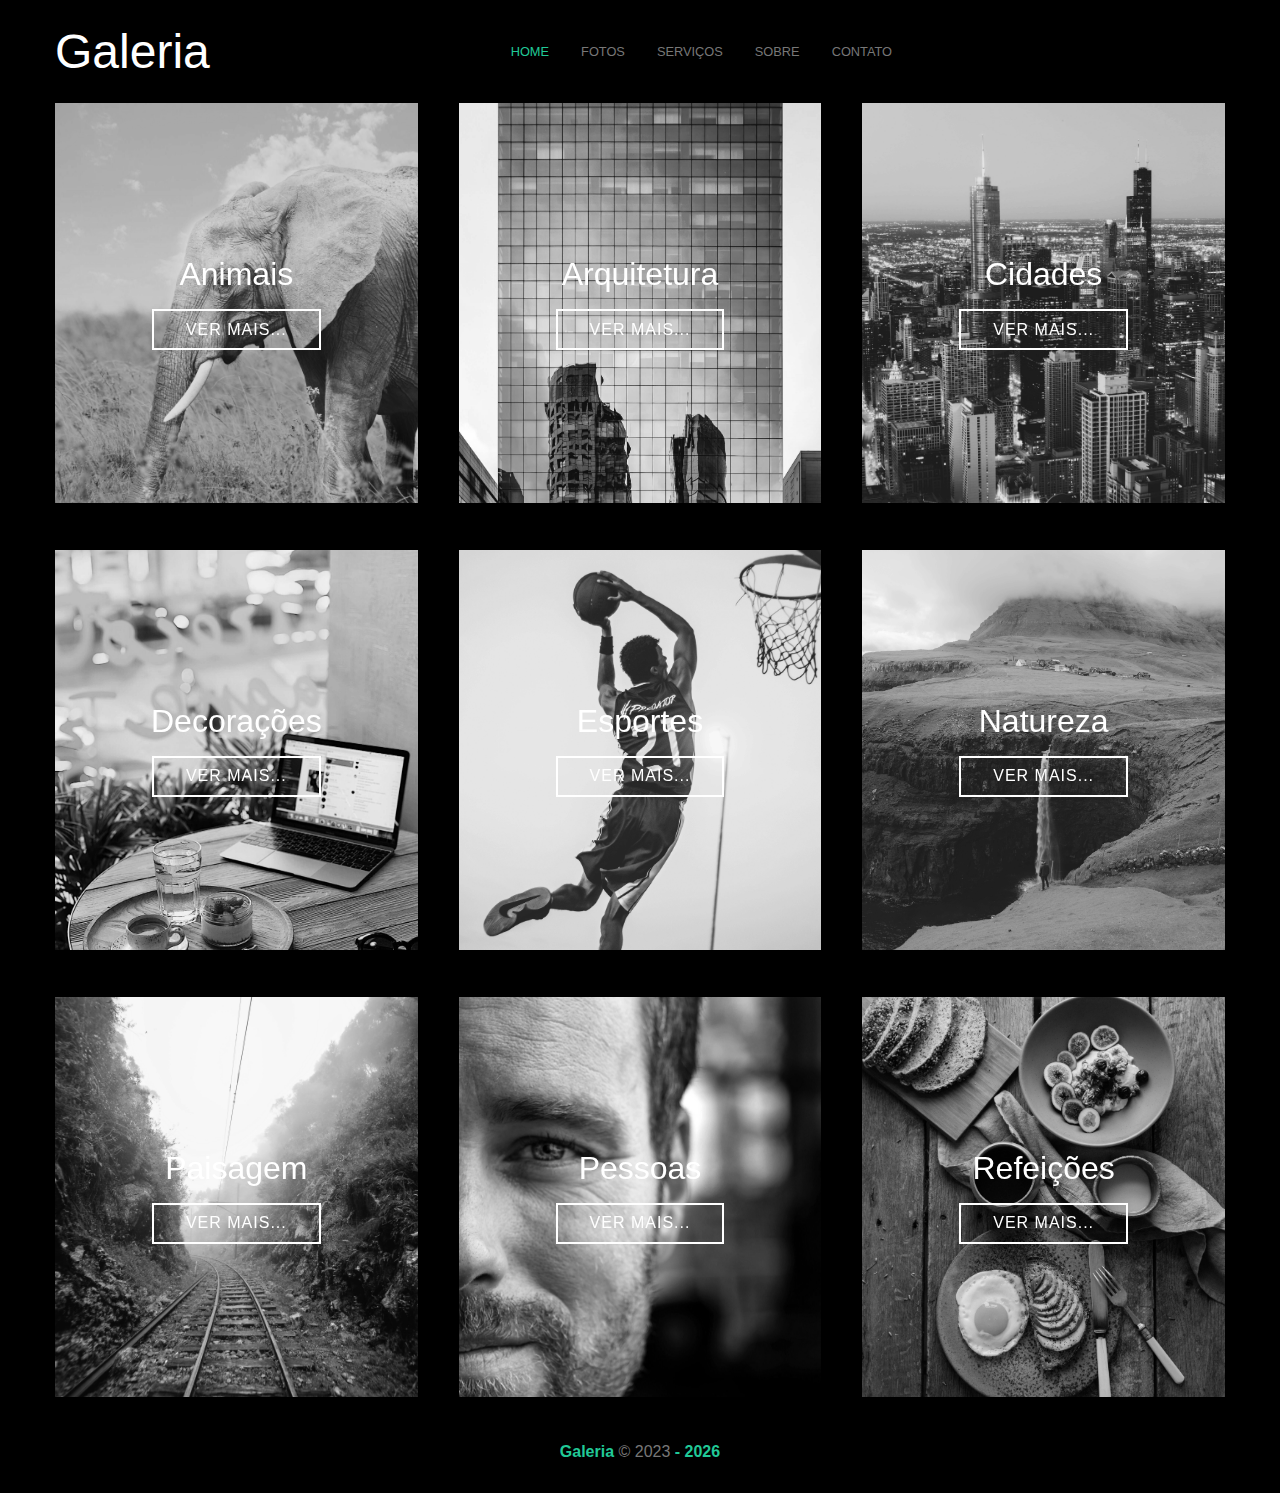
<file: index.html>
<!DOCTYPE html>
<html lang="pt-br">
<head>
    <meta charset="UTF-8">
    <meta name="viewport" content="width=device-width, initial-scale=1.0">
    <title>Portfolio</title>
    <!-- sass/css -->
    <link rel="stylesheet" href="assets/css/index.css">
    <!-- Font Awesome -->
    <link rel="stylesheet" href="https://cdnjs.cloudflare.com/ajax/libs/font-awesome/6.4.0/css/all.min.css" integrity="sha512-iecdLmaskl7CVkqkXNQ/ZH/XLlvWZOJyj7Yy7tcenmpD1ypASozpmT/E0iPtmFIB46ZmdtAc9eNBvH0H/ZpiBw==" crossorigin="anonymous" referrerpolicy="no-referrer" />
    <!-- Scripts -->
    <script src="assets/js/date-now.js" defer></script>
</head>
<body>
    <header class="header">
        <a href="" class="header-brand">Galeria</a>
        <nav class="header-navbar">
            <ul>
                <li>
                    <a href="index.html" class="active">Home</a>
                </li>
                <li>
                    <a href="assets/pages/fotos.html">Fotos</a>
                </li>
                <li>
                    <a href="#">Serviços</a>
                </li>
                <li>
                    <a href="#">Sobre</a>
                </li>
                <li>
                    <a href="#">Contato</a>
                </li>
            </ul>
        </nav>
        <div class="header-social-media">
            <ul>
                <li>
                    <a href="#">
                        <i class="fab fa-facebook-f"></i>
                    </a>
                    <a href="#">
                        <i class="fab fa-instagram"></i>
                    </a>
                    <a href="#">
                        <i class="fab fa-whatsapp"></i>
                    </a>
                </li>
            </ul>
        </div>
    </header>
    <main>
        <div class="gallery">
            <div class="gallery-card" id="card-1">
                <h2 class="gallery-card-title">Animais</h2>
                <a href="" class="gallery-card-btn">Ver mais...</a>
            </div>
            <div class="gallery-card" id="card-2">
                <h2 class="gallery-card-title">Arquitetura</h2>
                <a href="" class="gallery-card-btn">Ver mais...</a>
            </div>
            <div class="gallery-card" id="card-3">
                <h2 class="gallery-card-title">Cidades</h2>
                <a href="" class="gallery-card-btn">Ver mais...</a>
            </div>
            <div class="gallery-card" id="card-4">
                <h2 class="gallery-card-title">Decorações</h2>
                <a href="" class="gallery-card-btn">Ver mais...</a>
            </div>
            <div class="gallery-card" id="card-5">
                <h2 class="gallery-card-title">Esportes</h2>
                <a href="" class="gallery-card-btn">Ver mais...</a>
            </div>
            <div class="gallery-card" id="card-6">
                <h2 class="gallery-card-title">Natureza</h2>
                <a href="" class="gallery-card-btn">Ver mais...</a>
            </div>
            <div class="gallery-card" id="card-7">
                <h2 class="gallery-card-title">Paisagem</h2>
                <a href="" class="gallery-card-btn">Ver mais...</a>
            </div>
            <div class="gallery-card" id="card-8">
                <h2 class="gallery-card-title">Pessoas</h2>
                <a href="" class="gallery-card-btn">Ver mais...</a>
            </div>
            <div class="gallery-card" id="card-9">
                <h2 class="gallery-card-title">Refeições</h2>
                <a href="" class="gallery-card-btn">Ver mais...</a>
            </div>
        </div>
    </main>
    <footer>
        <p><span>Galeria </span>&copy; 2023 <span class="date-now"></span> </p>
    </footer>
</body>
</html>
</file>
<file: assets/css/index.css>
* {
  margin: 0;
  padding: 0;
  box-sizing: border-box;
  font-family: sans-serif;
}

body {
  background-color: #000;
  color: #777;
}
body a {
  color: #777;
  text-decoration: none;
  transition: 0.4s;
}
body ul {
  list-style: none;
}

.header {
  display: flex;
  justify-content: space-between;
  max-width: 1170px;
  padding: 1.5rem 0;
  margin: 0 auto;
}
@media (max-width: 425px) {
  .header {
    padding: 1.1rem;
  }
}
.header-brand {
  color: #fff;
  font-size: 3rem;
}
.header-navbar ul {
  height: 100%;
  display: flex;
  align-items: center;
  justify-content: center;
}
@media (max-width: 425px) {
  .header-navbar ul {
    display: none;
  }
}
.header-navbar ul li {
  margin: 0 1rem;
  text-transform: uppercase;
  font-size: 0.8rem;
}
.header-navbar ul li .active {
  color: #20c997;
}
.header-navbar ul li a:hover {
  color: #20c997;
}
.header-social-media ul {
  display: flex;
  align-items: center;
  justify-content: center;
  height: 100%;
}
.header-social-media ul li {
  margin: 0 1rem;
}
.header-social-media ul li a:hover {
  color: #fff;
}

.gallery {
  display: flex;
  align-items: center;
  justify-content: center;
  max-width: 1170px;
  padding: 1.5rem 0;
  margin: 0 auto;
  flex-wrap: wrap;
  justify-content: space-between;
  padding: 0;
}
@media (max-width: 425px) {
  .gallery {
    flex-direction: column;
  }
}
.gallery-card {
  width: 31%;
  height: 400px;
  margin-bottom: 4%;
  display: flex;
  align-items: center;
  justify-content: center;
  flex-direction: column;
  color: #fff;
}
@media (max-width: 425px) {
  .gallery-card {
    width: 90%;
    margin-bottom: 6%;
  }
}
.gallery-card-title {
  font-size: 2rem;
  font-weight: 300;
  margin-bottom: 1rem;
}
.gallery-card-btn {
  padding: 0.6rem 2rem;
  border: 2px solid #fff;
  color: #fff;
  font-weight: 400;
  text-transform: uppercase;
  letter-spacing: 1px;
}
.gallery-card-btn:hover {
  background-color: #fff;
  color: #000;
}
.gallery #card-1 {
  background-image: url("../image/animais.jpg");
  background-size: 100%;
  background-position: center;
  background-repeat: no-repeat;
  filter: grayscale(100%);
  transition: 0.6s;
}
.gallery #card-1:hover {
  background-size: 110%;
  filter: grayscale(0%);
  background-image: linear-gradient(rgba(0, 0, 0, 0.5), rgba(0, 0, 0, 0.5)), url("../image/animais.jpg");
}
.gallery #card-2 {
  background-image: url("../image/arquitetura.jpg");
  background-size: 100%;
  background-position: center;
  background-repeat: no-repeat;
  filter: grayscale(100%);
  transition: 0.6s;
}
.gallery #card-2:hover {
  background-size: 110%;
  filter: grayscale(0%);
  background-image: linear-gradient(rgba(0, 0, 0, 0.5), rgba(0, 0, 0, 0.5)), url("../image/arquitetura.jpg");
}
.gallery #card-3 {
  background-image: url("../image/cidade.jpg");
  background-size: 100%;
  background-position: center;
  background-repeat: no-repeat;
  filter: grayscale(100%);
  transition: 0.6s;
}
.gallery #card-3:hover {
  background-size: 110%;
  filter: grayscale(0%);
  background-image: linear-gradient(rgba(0, 0, 0, 0.5), rgba(0, 0, 0, 0.5)), url("../image/cidade.jpg");
}
.gallery #card-4 {
  background-image: url("../image/decoracao.jpg");
  background-size: 100%;
  background-position: center;
  background-repeat: no-repeat;
  filter: grayscale(100%);
  transition: 0.6s;
}
.gallery #card-4:hover {
  background-size: 110%;
  filter: grayscale(0%);
  background-image: linear-gradient(rgba(0, 0, 0, 0.5), rgba(0, 0, 0, 0.5)), url("../image/decoracao.jpg");
}
.gallery #card-5 {
  background-image: url("../image/esportes.jpg");
  background-size: 100%;
  background-position: center;
  background-repeat: no-repeat;
  filter: grayscale(100%);
  transition: 0.6s;
}
.gallery #card-5:hover {
  background-size: 110%;
  filter: grayscale(0%);
  background-image: linear-gradient(rgba(0, 0, 0, 0.5), rgba(0, 0, 0, 0.5)), url("../image/esportes.jpg");
}
.gallery #card-6 {
  background-image: url("../image/natureza.jpg");
  background-size: 100%;
  background-position: center;
  background-repeat: no-repeat;
  filter: grayscale(100%);
  transition: 0.6s;
}
.gallery #card-6:hover {
  background-size: 110%;
  filter: grayscale(0%);
  background-image: linear-gradient(rgba(0, 0, 0, 0.5), rgba(0, 0, 0, 0.5)), url("../image/natureza.jpg");
}
.gallery #card-7 {
  background-image: url("../image/paisagem.jpg");
  background-size: 100%;
  background-position: center;
  background-repeat: no-repeat;
  filter: grayscale(100%);
  transition: 0.6s;
}
.gallery #card-7:hover {
  background-size: 110%;
  filter: grayscale(0%);
  background-image: linear-gradient(rgba(0, 0, 0, 0.5), rgba(0, 0, 0, 0.5)), url("../image/paisagem.jpg");
}
.gallery #card-8 {
  background-image: url("../image/pessoas.jpg");
  background-size: 100%;
  background-position: center;
  background-repeat: no-repeat;
  filter: grayscale(100%);
  transition: 0.6s;
}
.gallery #card-8:hover {
  background-size: 110%;
  filter: grayscale(0%);
  background-image: linear-gradient(rgba(0, 0, 0, 0.5), rgba(0, 0, 0, 0.5)), url("../image/pessoas.jpg");
}
.gallery #card-9 {
  background-image: url("../image/refeicoes.jpg");
  background-size: 100%;
  background-position: center;
  background-repeat: no-repeat;
  filter: grayscale(100%);
  transition: 0.6s;
}
.gallery #card-9:hover {
  background-size: 110%;
  filter: grayscale(0%);
  background-image: linear-gradient(rgba(0, 0, 0, 0.5), rgba(0, 0, 0, 0.5)), url("../image/refeicoes.jpg");
}

footer {
  text-align: center;
  padding-bottom: 2rem;
}
footer span {
  font-weight: bold;
  color: #20c997;
}

/*# sourceMappingURL=index.css.map */
</file>
